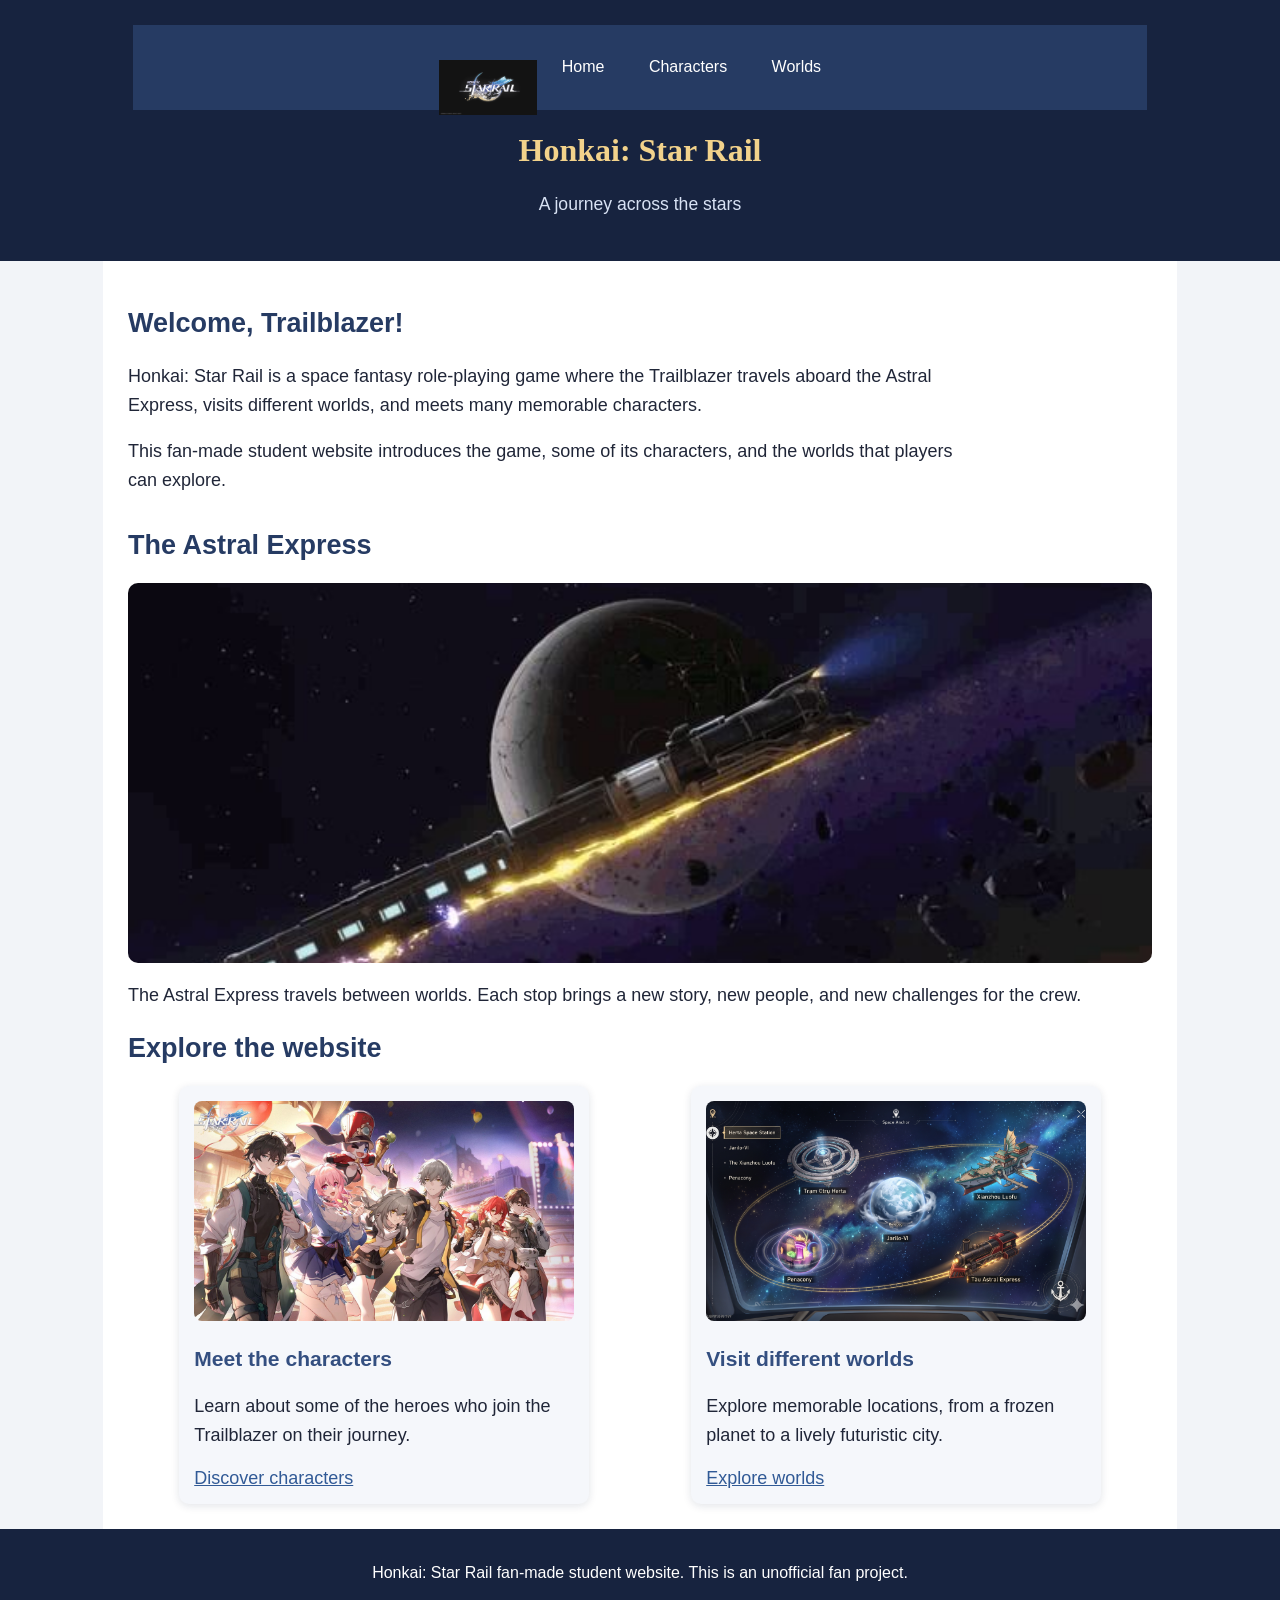
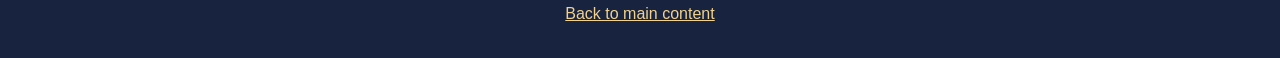
<file: index.html>
<!DOCTYPE html>
<html lang="en">
<head>
    <meta charset="UTF-8">
    <meta name="viewport" content="width=device-width, initial-scale=1.0">
    <title>Honkai: Star Rail - Home</title>
    <link rel="stylesheet" href="style.css">
</head>
<body>
    <a class="skip-link" href="#main-content">Skip to Main Content</a>

    <header>
        <nav aria-label="Main navigation">
            <img src="images/honkai-star-rail-logo.png" alt="Honkai: Star Rail logo" width="200" height="auto">
            <ul>
                <li><a href="index.html" aria-current="page">Home</a></li>
                <li><a href="characters.html">Characters</a></li>
                <li><a href="worlds.html">Worlds</a></li>
            </ul>
        </nav>
        <h1>Honkai: Star Rail</h1>
        <p class="subtitle">A journey across the stars</p>
    </header>

    <main id="main-content">
        <section class="intro">
            <h2>Welcome, Trailblazer!</h2>
            <p>Honkai: Star Rail is a space fantasy role-playing game where the Trailblazer travels aboard the Astral Express, visits different worlds, and meets many memorable characters.</p>
            <p>This fan-made student website introduces the game, some of its characters, and the worlds that players can explore.</p>
        </section>

        <section>
            <h2>The Astral Express</h2>
            <img class="feature-image" src="images/rail.jpg" alt="The Astral Express travelling through space">
            <p>The Astral Express travels between worlds. Each stop brings a new story, new people, and new challenges for the crew.</p>
        </section>

        <section>
            <h2>Explore the website</h2>
            <div class="grid">
                <article class="card">
                    <img src="images/honkai-char.jpg" alt="A group of Honkai: Star Rail characters">
                    <h3>Meet the characters</h3>
                    <p>Learn about some of the heroes who join the Trailblazer on their journey.</p>
                    <a href="characters.html">Discover characters</a>
                </article>
                <article class="card">
                    <img src="images/Gemini.png" alt="A location from Honkai: Star Rail">
                    <h3>Visit different worlds</h3>
                    <p>Explore memorable locations, from a frozen planet to a lively futuristic city.</p>
                    <a href="worlds.html">Explore worlds</a>
                </article>
            </div>
        </section>
    </main>

    <footer>
        <p>Honkai: Star Rail fan-made student website. This is an unofficial fan project.</p>
        <p><a href="#main-content">Back to main content</a></p>
    </footer>
</body>
</html>
</file>
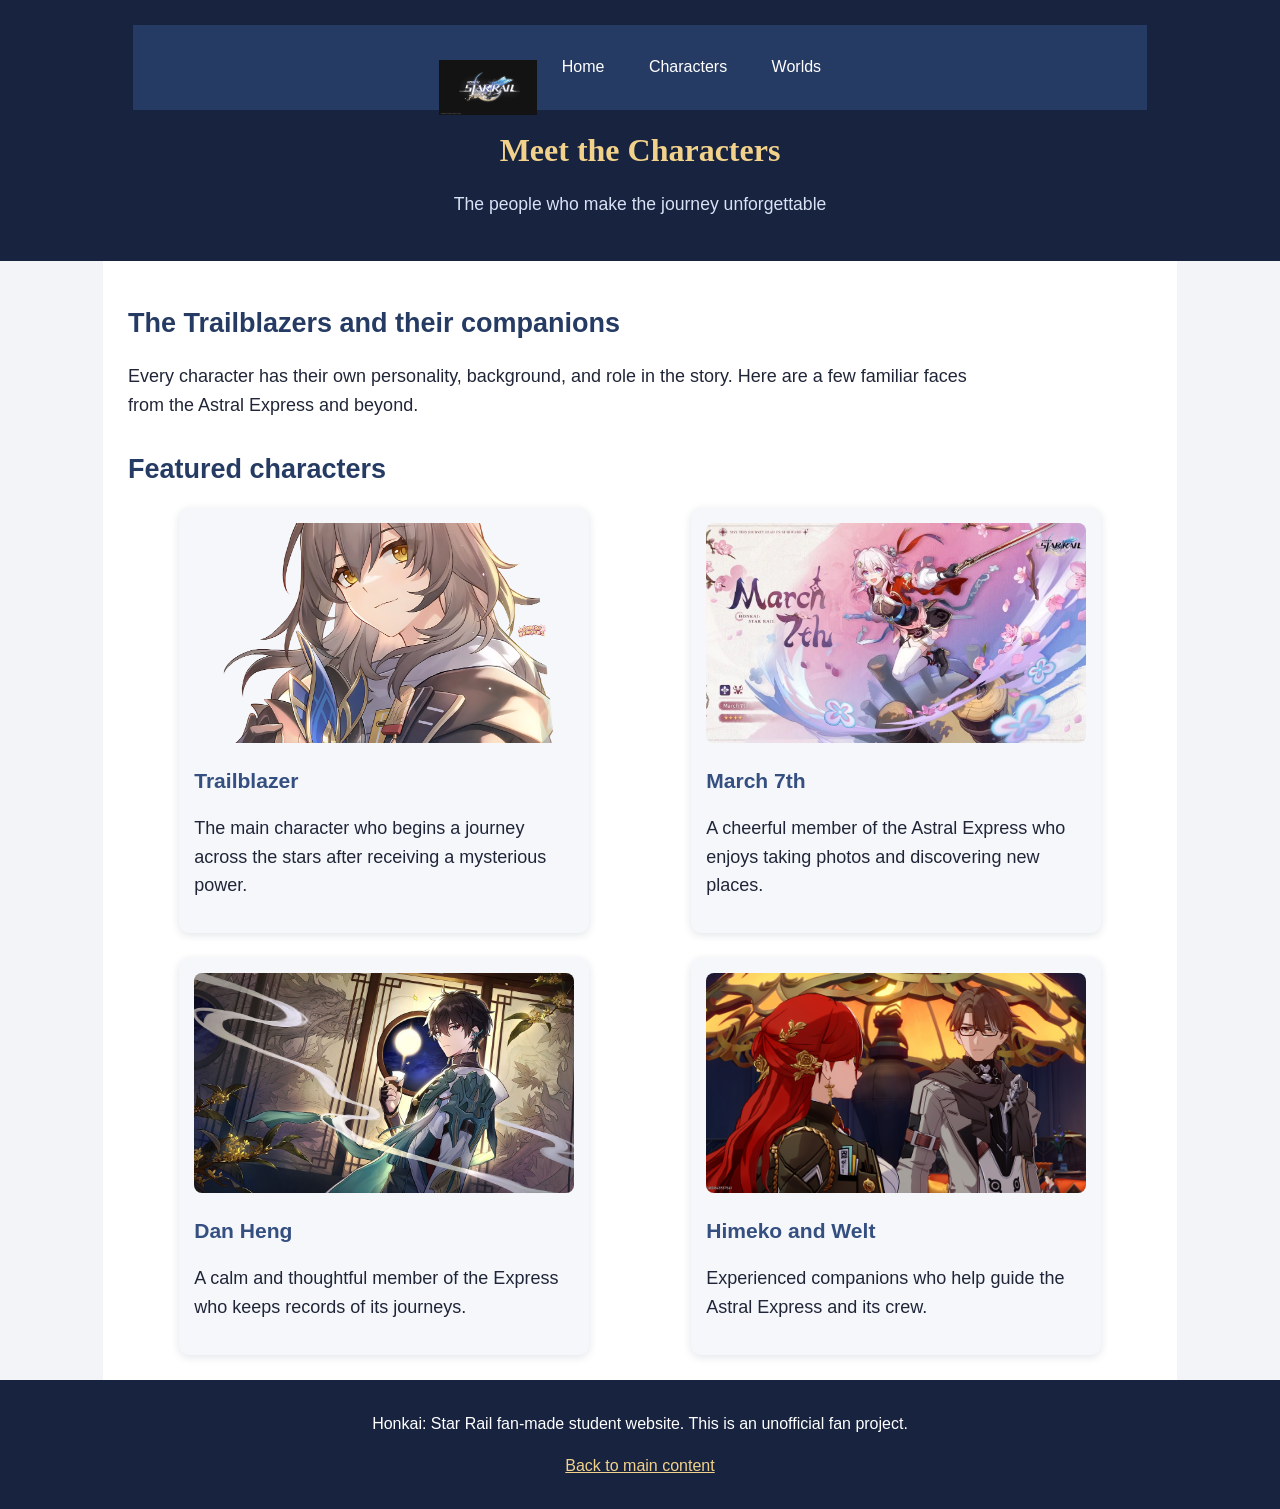
<file: characters.html>
<!DOCTYPE html>
<html lang="en">
<head>
    <meta charset="UTF-8">
    <meta name="viewport" content="width=device-width, initial-scale=1.0">
    <title>Honkai: Star Rail - Characters</title>
    <link rel="stylesheet" href="style.css">
</head>
<body>
    <a class="skip-link" href="#main-content">Skip to Main Content</a>

    <header>
        <nav aria-label="Main navigation">
            <img src="images/honkai-star-rail-logo.png" alt="Honkai: Star Rail logo">
            <ul>
                <li><a href="index.html">Home</a></li>
                <li><a href="characters.html" aria-current="page">Characters</a></li>
                <li><a href="worlds.html">Worlds</a></li>
            </ul>
        </nav>
        <h1>Meet the Characters</h1>
        <p class="subtitle">The people who make the journey unforgettable</p>
    </header>

    <main id="main-content">
        <section class="intro">
            <h2>The Trailblazers and their companions</h2>
            <p>Every character has their own personality, background, and role in the story. Here are a few familiar faces from the Astral Express and beyond.</p>
        </section>

        <section>
            <h2>Featured characters</h2>
            <div class="grid">
                <article class="card">
                    <img src="images/stelle.png" alt="The Trailblazer">
                    <h3>Trailblazer</h3>
                    <p>The main character who begins a journey across the stars after receiving a mysterious power.</p>
                </article>
                <article class="card">
                    <img src="images/march-7th.jpg" alt="March 7th">
                    <h3>March 7th</h3>
                    <p>A cheerful member of the Astral Express who enjoys taking photos and discovering new places.</p>
                </article>
                <article class="card">
                    <img src="images/dan-heng.jpg" alt="Dan Heng">
                    <h3>Dan Heng</h3>
                    <p>A calm and thoughtful member of the Express who keeps records of its journeys.</p>
                </article>
                <article class="card">
                    <img src="images/himekoandwelt.png" alt="Himeko and Welt">
                    <h3>Himeko and Welt</h3>
                    <p>Experienced companions who help guide the Astral Express and its crew.</p>
                </article>
            </div>
        </section>
    </main>

    <footer>
        <p>Honkai: Star Rail fan-made student website. This is an unofficial fan project.</p>
        <p><a href="#main-content">Back to main content</a></p>
    </footer>
</body>
</html>
</file>
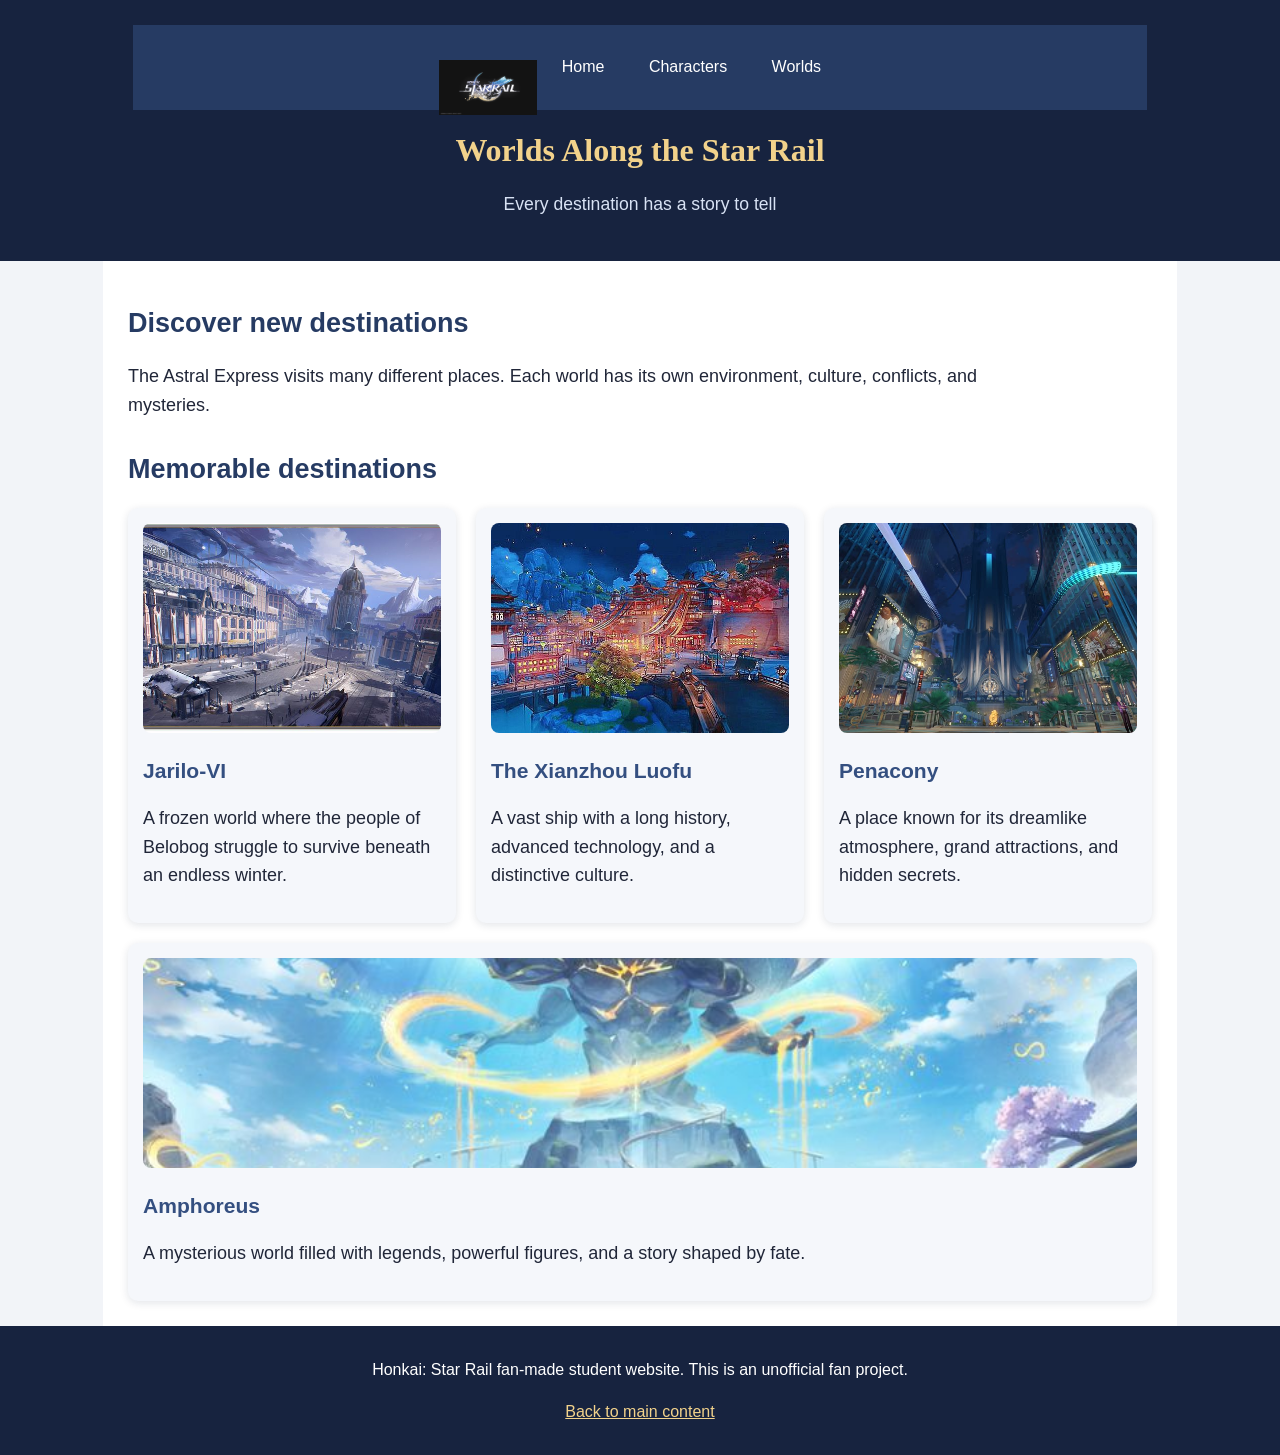
<file: worlds.html>
<!DOCTYPE html>
<html lang="en">
<head>
    <meta charset="UTF-8">
    <meta name="viewport" content="width=device-width, initial-scale=1.0">
    <title>Honkai: Star Rail - Worlds</title>
    <link rel="stylesheet" href="style.css">
</head>
<body>
    <a class="skip-link" href="#main-content">Skip to Main Content</a>

    <header>
        <nav aria-label="Main navigation">
            <img src="images/honkai-star-rail-logo.png" alt="Honkai: Star Rail logo">
            <ul>
                <li><a href="index.html">Home</a></li>
                <li><a href="characters.html">Characters</a></li>
                <li><a href="worlds.html" aria-current="page">Worlds</a></li>
            </ul>
        </nav>
        <h1>Worlds Along the Star Rail</h1>
        <p class="subtitle">Every destination has a story to tell</p>
    </header>

    <main id="main-content">
        <section class="intro">
            <h2>Discover new destinations</h2>
            <p>The Astral Express visits many different places. Each world has its own environment, culture, conflicts, and mysteries.</p>
        </section>

        <section>
            <h2>Memorable destinations</h2>
            <div class="flex">
                <article class="world-card">
                    <img src="images/jario.jpg" alt="A snowy landscape on Jarilo-VI">
                    <h3>Jarilo-VI</h3>
                    <p>A frozen world where the people of Belobog struggle to survive beneath an endless winter.</p>
                </article>
                <article class="world-card">
                    <img src="images/xiao.jpg" alt="The Xianzhou Luofu">
                    <h3>The Xianzhou Luofu</h3>
                    <p>A vast ship with a long history, advanced technology, and a distinctive culture.</p>
                </article>
                <article class="world-card">
                    <img src="images/Hsr.jpg" alt="A colourful view of Penacony">
                    <h3>Penacony</h3>
                    <p>A place known for its dreamlike atmosphere, grand attractions, and hidden secrets.</p>
                </article>
                <article class="world-card">
                    <img src="images/Amphoreus.jpg" alt="A landscape from Amphoreus">
                    <h3>Amphoreus</h3>
                    <p>A mysterious world filled with legends, powerful figures, and a story shaped by fate.</p>
                </article>
            </div>
        </section>
    </main>

    <footer>
        <p>Honkai: Star Rail fan-made student website. This is an unofficial fan project.</p>
        <p><a href="#main-content">Back to main content</a></p>
    </footer>
</body>
</html>
</file>
<file: style.css>
body {
    font-family: Arial, Helvetica, sans-serif;
    font-size: 100%;
    margin: 0;
    background-color: #f2f4f8;
    color: #202638;
}

.skip-link {
    position: absolute;
    left: -9999px;
    top: 10px;
    padding: 10px;
    background-color: white;
    color: #111827;
    z-index: 10;
}

.skip-link:focus {
    left: 10px;
}

header {
    background-color: #17233f;
    color: white;
    padding: 25px;
    text-align: center;
}

nav {
    display: inline-block;
    width: 80%;
    background-color: #263b63;
    padding: 15px;
    text-align: center;
}

nav img {
    width: 10%;
    position: relative;
    top: 20px;
    vertical-align: middle;
}

nav ul {
    display: inline-block;
    padding: 0;
    list-style-type: none;
}

nav li {
    display: inline-block;
    margin: 0 10px;
}

nav a {
    color: white;
    text-decoration: none;
    padding: 10px;
}

nav a:hover,
nav a:focus {
    background-color: #49689e;
    text-decoration: underline;
}

main {
    background-color: white;
    font-size: 18px;
    padding: 25px;
    width: 80%;
    margin: auto;
}

h1 {
    text-align: center;
    font-family: Georgia, serif;
    color: #f2d28b;
}

h2 {
    color: #263b63;
}

h3 {
    color: #344f80;
}

p {
    line-height: 1.6;
}

a {
    color: #315a96;
}

header a {
    color: white;
}

.intro {
    max-width: 850px;
    margin-bottom: 35px;
}

.subtitle {
    color: #d8e2f4;
    font-size: 1.1em;
}

.feature-image {
    display: block;
    width: 100%;
    max-height: 380px;
    object-fit: cover;
    margin: 15px auto;
    border-radius: 10px;
}

.grid {
    display: grid;
    grid-template-columns: 40% 40%;
    justify-content: space-around;
    align-items: center;
    row-gap: 25px;
}

.grid img {
    width: 100%;
}

.card,
.world-card {
    background-color: #f5f7fb;
    padding: 15px;
    border-radius: 10px;
    box-shadow: 0 2px 8px rgba(20, 35, 65, 0.12);
}

.card img {
    width: 100%;
    height: 220px;
    object-fit: cover;
    border-radius: 8px;
}

.flex {
    display: flex;
    flex-wrap: wrap;
    justify-content: space-around;
    gap: 20px;
}

.world-card {
    flex: 1 1 260px;
}

.world-card img {
    width: 100%;
    height: 210px;
    object-fit: cover;
    border-radius: 8px;
}

footer {
    background-color: #17233f;
    color: white;
    padding: 15px;
    text-align: center;
}

footer a {
    color: #f2d28b;
}

@media screen and (max-width: 700px) {
    nav {
        width: 90%;
    }

    nav img {
        width: 20%;
    }

    nav li {
        display: block;
        margin: 10px;
    }

    main {
        width: 90%;
        padding: 15px;
    }

    .grid {
        grid-template-columns: 100%;
    }

    .flex {
        flex-direction: column;
    }
}
</file>
